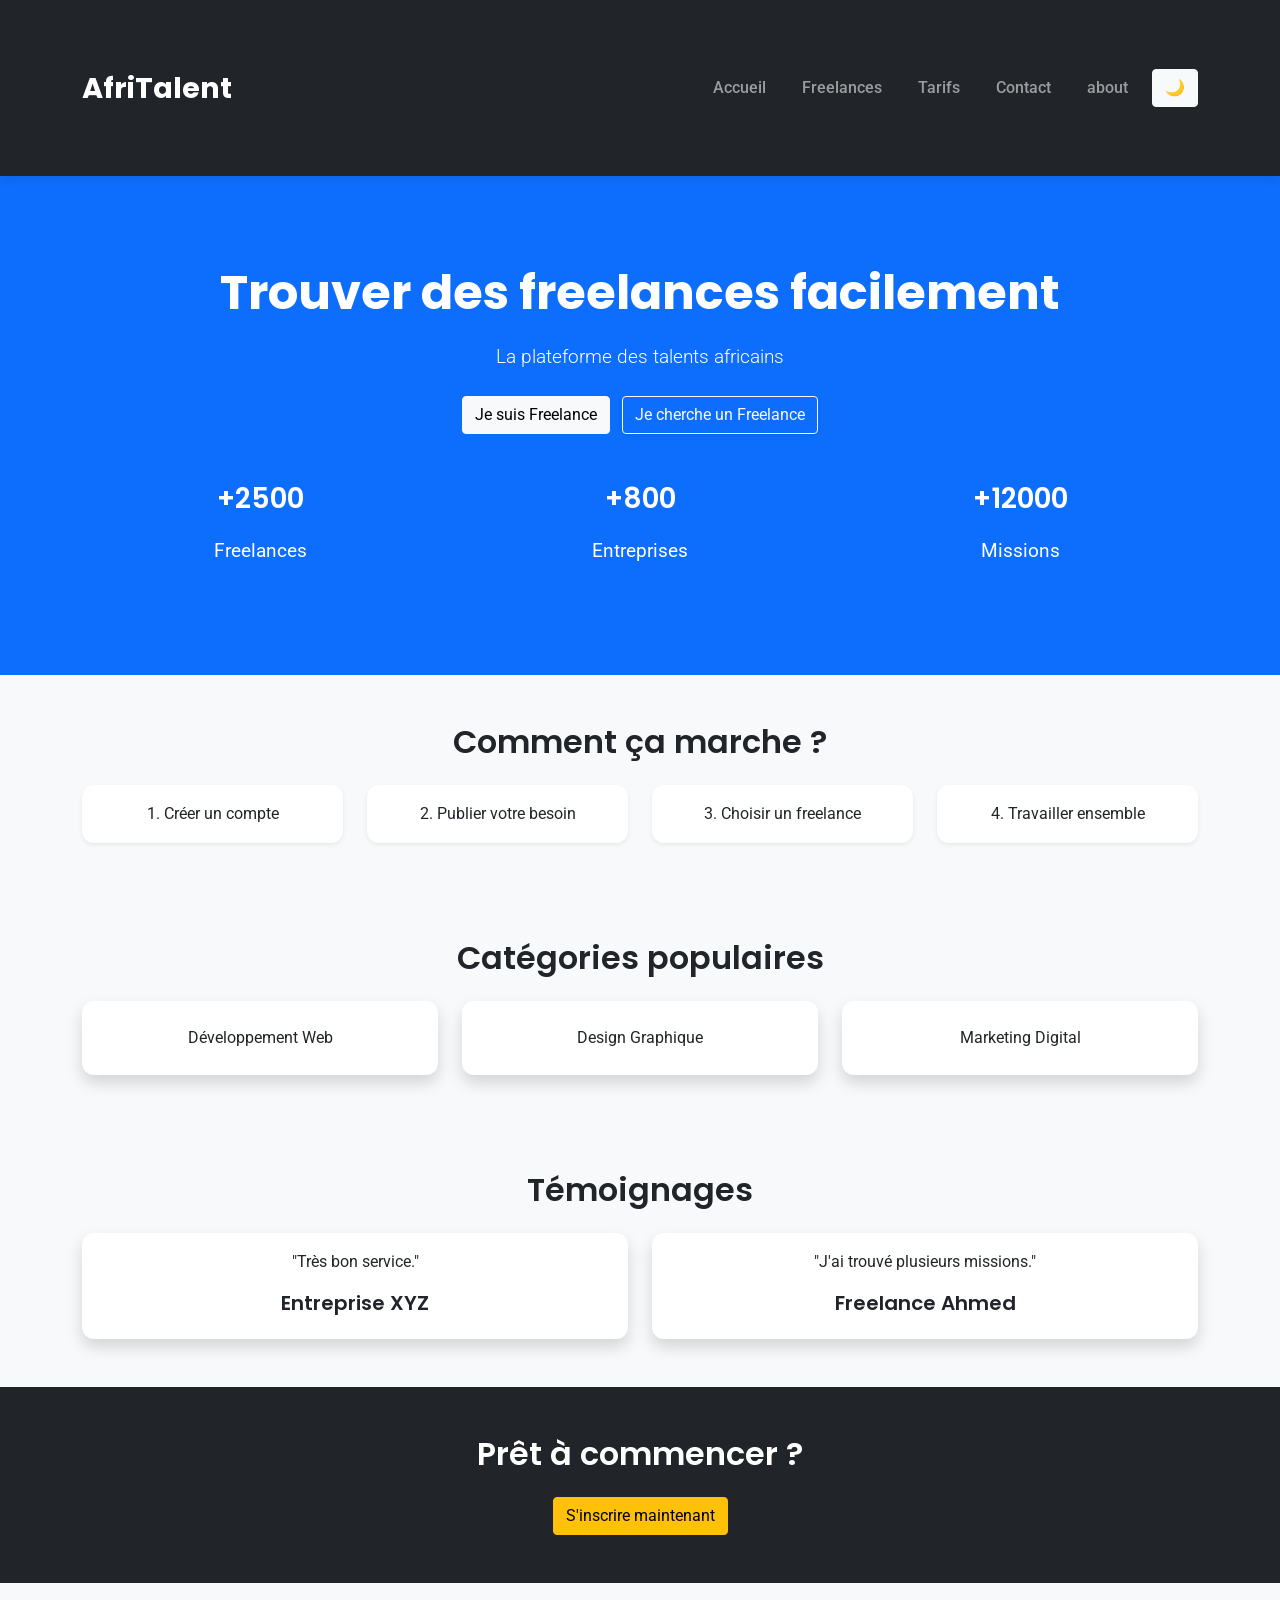
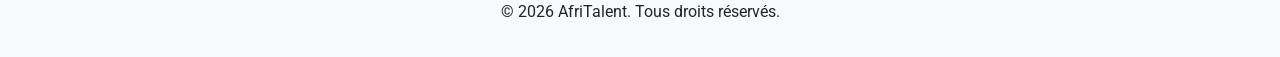
<file: index.html>
<!DOCTYPE html>
<html lang="fr">

<head>
    <meta charset="UTF-8">
    <meta name="viewport" content="width=device-width, initial-scale=1.0">
    <title>AfriTalent - Accueil</title>
    <link rel="stylesheet" href="./css/bootstrap.css">
    <link rel="stylesheet" href="./css/style.css">
</head>

<body>

    <!-- Navbar -->
    <nav class="navbar navbar-expand-lg navbar-dark bg-dark">
        <div class="container">
            <a class="navbar-brand" href="index.html">AfriTalent</a>

            <button class="navbar-toggler" type="button" data-bs-toggle="collapse" data-bs-target="#navbarNav">
                <span class="navbar-toggler-icon"></span>
            </button>

            <div class="collapse navbar-collapse" id="navbarNav">
                <ul class="navbar-nav ms-auto">
                    <li class="nav-item"><a class="nav-link" href="index.html">Accueil</a></li>
                    <li class="nav-item"><a class="nav-link" href="freelances.html">Freelances</a></li>
                    <li class="nav-item"><a class="nav-link" href="tarifs.html">Tarifs</a></li>
                    <li class="nav-item"><a class="nav-link" href="contact.html">Contact</a></li>
                    <li class="nav-item"><a class="nav-link" href="about.html">about</a></li>
                </ul>
                <button id="theme-btn" class="btn btn-light ms-3">
                    🌙
                </button>
            </div>
        </div>
    </nav>

    <!-- Hero -->
    <section class="bg-primary text-white text-center py-5 hero">
        <div class="container">
            <h1 class="display-4">Trouver des freelances facilement</h1>
            <p class="lead">La plateforme des talents africains</p>

            <div class="mt-4">
                <button class="btn btn-light me-2">Je suis Freelance</button>
                <a class="btn btn-outline-light shadow-sm" href="freelances.html">
                    Je cherche un Freelance
                </a>
            </div>

            <!-- Statistiques -->
            <div class="row mt-5">
                <div class="col-md-4">
                    <h3>+2500</h3>
                    <p>Freelances</p>
                </div>

                <div class="col-md-4">
                    <h3>+800</h3>
                    <p>Entreprises</p>
                </div>

                <div class="col-md-4">
                    <h3>+12000</h3>
                    <p>Missions</p>
                </div>
            </div>
        </div>
    </section>

    <!-- Comment ça marche -->
    <section class="container py-5 text-center">
        <h2>Comment ça marche ?</h2>

        <div class="row mt-4">
            <div class="col-md-3">
                <div class="card p-3 shadow-sm">
                    1. Créer un compte
                </div>
            </div>

            <div class="col-md-3">
                <div class="card p-3 shadow-sm">
                    2. Publier votre besoin
                </div>
            </div>

            <div class="col-md-3">
                <div class="card p-3 shadow-sm">
                    3. Choisir un freelance
                </div>
            </div>

            <div class="col-md-3">
                <div class="card p-3 shadow-sm">
                    4. Travailler ensemble
                </div>
            </div>
        </div>
    </section>

    <!-- Catégories -->
    <section class="container py-5 text-center">
        <h2>Catégories populaires</h2>

        <div class="row mt-4">
            <div class="col-md-4">
                <div class="card p-4 shadow">
                    Développement Web
                </div>
            </div>

            <div class="col-md-4">
                <div class="card p-4 shadow">
                    Design Graphique
                </div>
            </div>

            <div class="col-md-4">
                <div class="card p-4 shadow">
                    Marketing Digital
                </div>
            </div>
        </div>
    </section>

    <!-- Témoignages -->
    <section class="container py-5 text-center">
        <h2>Témoignages</h2>

        <div class="row mt-4">
            <div class="col-md-6">
                <div class="card p-3 shadow">
                    <p>"Très bon service."</p>
                    <h5>Entreprise XYZ</h5>
                </div>
            </div>

            <div class="col-md-6">
                <div class="card p-3 shadow">
                    <p>"J'ai trouvé plusieurs missions."</p>
                    <h5>Freelance Ahmed</h5>
                </div>
            </div>
        </div>
    </section>

    <!-- CTA -->
    <section class="bg-dark text-white text-center py-5">
        <h2>Prêt à commencer ?</h2>
        <button class="btn btn-warning mt-3">
            S'inscrire maintenant
        </button>
    </section>


    <!-- Footer -->
    <footer class="bg-light text-center py-3">
        <p>&copy; 2026 AfriTalent. Tous droits réservés.</p>
    </footer>

    <button id="topBtn">↑</button>
    
    <!-- Bootstrap JS -->
    <script src="https://cdn.jsdelivr.net/npm/bootstrap@5.3.3/dist/js/bootstrap.bundle.min.js"></script>
    <script src="./js/main.js"></script>
</body>

</html>
</file>
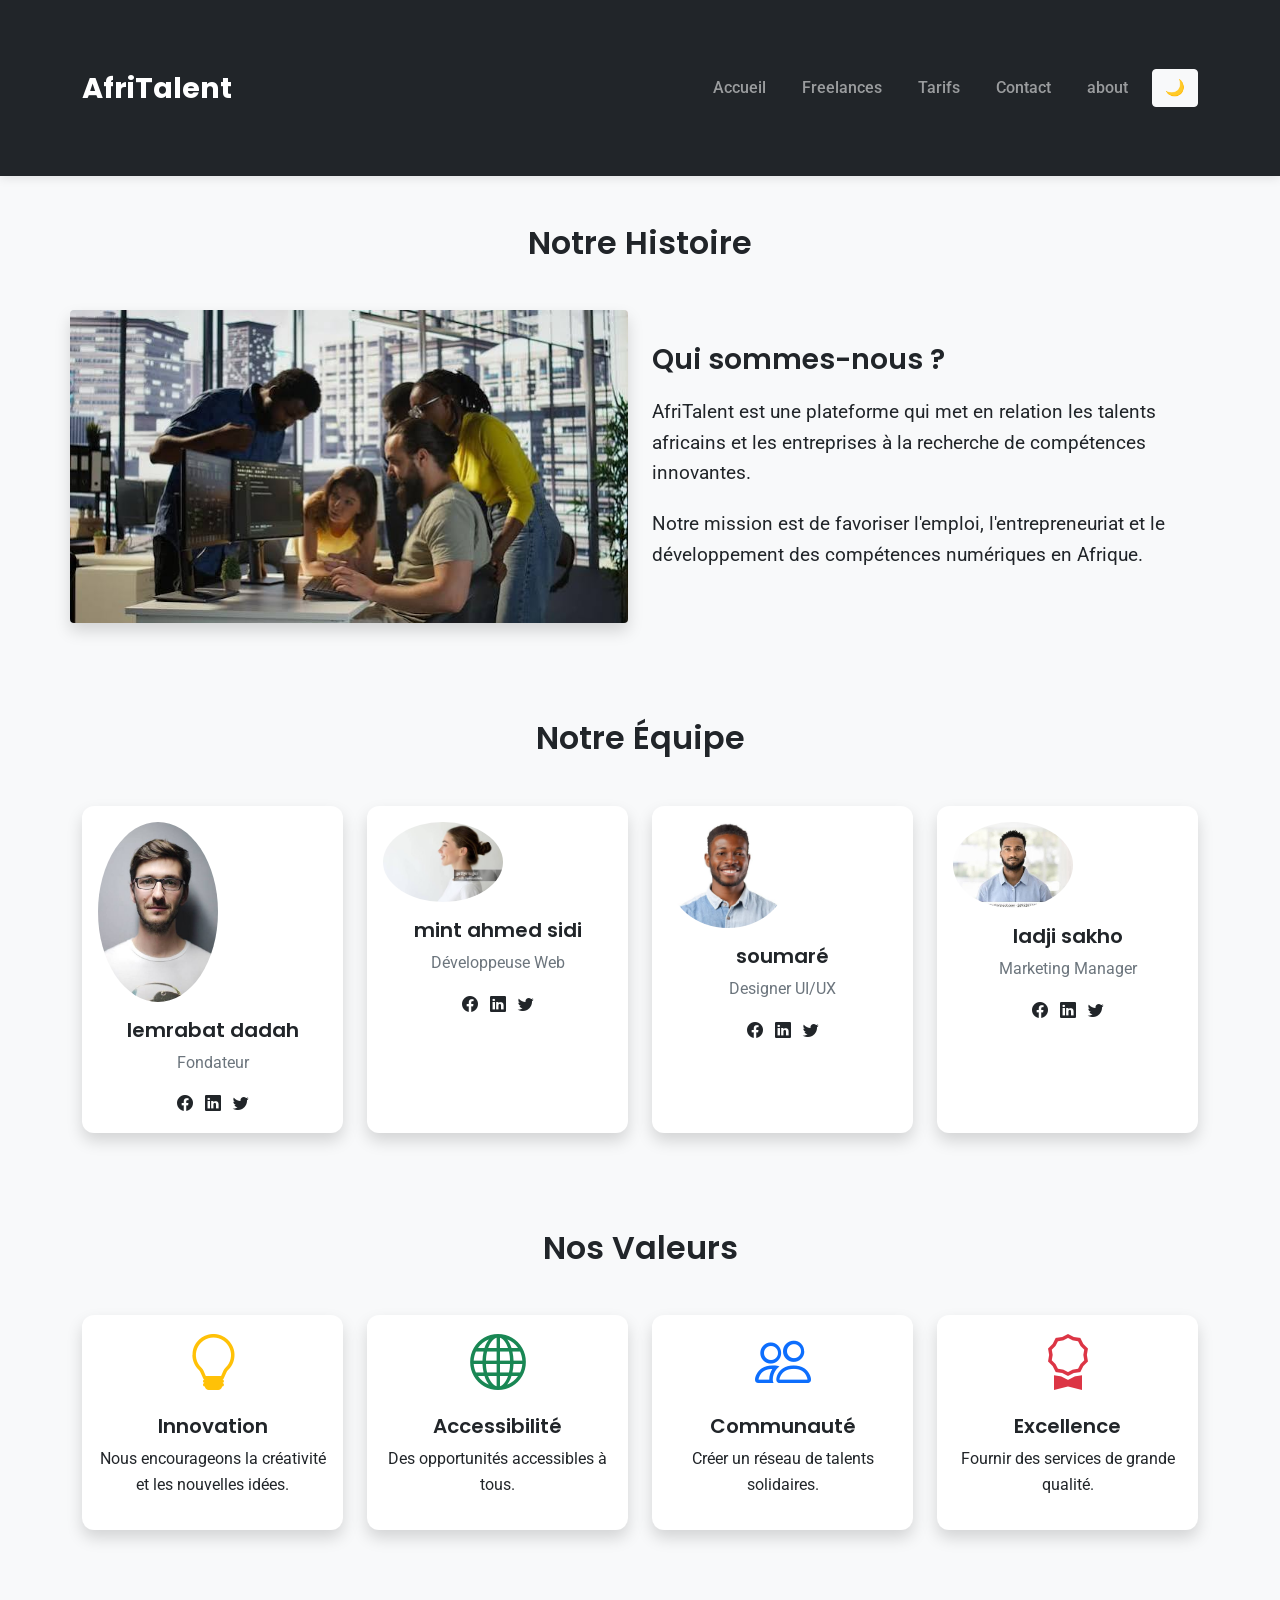
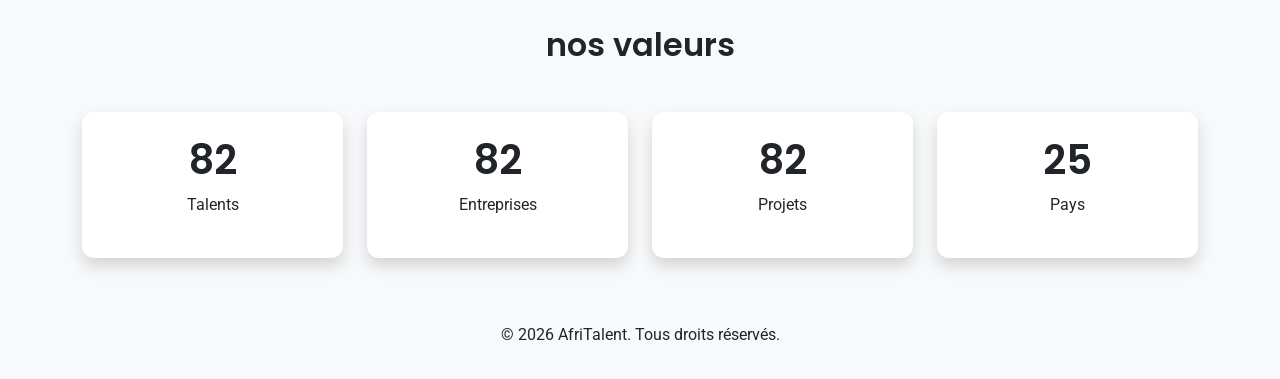
<file: about.html>
<!DOCTYPE html>
<html lang="fr">

<head>
    <meta charset="UTF-8">
    <meta name="viewport" content="width=device-width, initial-scale=1.0">
    <title>À propos - AfriTalent</title>

    <!-- Bootstrap -->
    <link href="css/bootstrap.css" rel="stylesheet">

    <!-- Bootstrap Icons -->
    <link rel="stylesheet" href="https://cdn.jsdelivr.net/npm/bootstrap-icons@1.11.3/font/bootstrap-icons.min.css">

    <link rel="stylesheet" href="./css/style.css">
</head>

<body>
    <nav class="navbar navbar-expand-lg navbar-dark bg-dark">
        <div class="container">
            <a class="navbar-brand" href="index.html">AfriTalent</a>

            <button class="navbar-toggler" type="button" data-bs-toggle="collapse" data-bs-target="#navbarNav">
                <span class="navbar-toggler-icon"></span>
            </button>

            <div class="collapse navbar-collapse" id="navbarNav">
                <ul class="navbar-nav ms-auto">
                    <li class="nav-item"><a class="nav-link" href="index.html">Accueil</a></li>
                    <li class="nav-item"><a class="nav-link" href="freelances.html">Freelances</a></li>
                    <li class="nav-item"><a class="nav-link" href="tarifs.html">Tarifs</a></li>
                    <li class="nav-item"><a class="nav-link" href="contact.html">Contact</a></li>
                    <li class="nav-item"><a class="nav-link" href="about.html">about</a></li>
                </ul>
                <button id="theme-btn" class="btn btn-light ms-3">
                    🌙
                </button>
            </div>
        </div>
    </nav>
    <!-- SECTION NOTRE HISTOIRE -->
    <section class="container py-5 hero">
        <h2 class="text-center mb-5">Notre Histoire</h2>

        <div class="row align-items-center">
            <div class="col-md-6">
                <img src="./images/notrehistoire.jfif" class="img-fluid rounded shadow" alt="Notre histoire">
            </div>

            <div class="col-md-6">
                <h3>Qui sommes-nous ?</h3>

                <p>
                    AfriTalent est une plateforme qui met en relation les talents africains
                    et les entreprises à la recherche de compétences innovantes.
                </p>

                <p>
                    Notre mission est de favoriser l'emploi, l'entrepreneuriat et le
                    développement des compétences numériques en Afrique.
                </p>
            </div>
        </div>
    </section>

    <!-- SECTION EQUIPE -->
    <section class="container py-5 bg-light">
        <h2 class="text-center mb-5">Notre Équipe</h2>

        <div class="row g-4">

            <div class="col-md-3">
                <div class="card text-center h-100 shadow">
                    <div class="card-body">
                        <img src="./images/lembrabat.jfif" class="rounded-circle mb-3" width="120" alt="lemrabat dadah">

                        <h5>lemrabat dadah</h5>
                        <p class="text-muted">Fondateur</p>

                        <i class="bi bi-facebook me-2"></i>
                        <i class="bi bi-linkedin me-2"></i>
                        <i class="bi bi-twitter"></i>
                    </div>
                </div>
            </div>

            <div class="col-md-3">
                <div class="card text-center h-100 shadow">
                    <div class="card-body">
                        <img src="./images/mint.jfif" class="rounded-circle mb-3" width="120" alt="mint ahmed sidi">

                        <h5>mint ahmed sidi</h5>
                        <p class="text-muted">Développeuse Web</p>

                        <i class="bi bi-facebook me-2"></i>
                        <i class="bi bi-linkedin me-2"></i>
                        <i class="bi bi-twitter"></i>
                    </div>
                </div>
            </div>

            <div class="col-md-3">
                <div class="card text-center h-100 shadow">
                    <div class="card-body">
                        <img src="./images/soumare.jfif" class="rounded-circle mb-3" width="120" alt="Soumaré">

                        <h5>soumaré</h5>
                        <p class="text-muted">Designer UI/UX</p>

                        <i class="bi bi-facebook me-2"></i>
                        <i class="bi bi-linkedin me-2"></i>
                        <i class="bi bi-twitter"></i>
                    </div>
                </div>
            </div>

            <div class="col-md-3">
                <div class="card text-center h-100 shadow">
                    <div class="card-body">
                        <img src="./images/ladji.jfif" class="rounded-circle mb-3" width="120" alt="Ladji Sakho">

                        <h5>ladji sakho</h5>
                        <p class="text-muted">Marketing Manager</p>

                        <i class="bi bi-facebook me-2"></i>
                        <i class="bi bi-linkedin me-2"></i>
                        <i class="bi bi-twitter"></i>
                    </div>
                </div>
            </div>

        </div>
    </section>

    <!-- SECTION VALEURS -->
    <section class="container py-5">
        <h2 class="text-center mb-5">Nos Valeurs</h2>

        <div class="row g-4">

            <div class="col-md-3">
                <div class="card text-center shadow h-100">
                    <div class="card-body">
                        <i class="bi bi-lightbulb display-4 text-warning"></i>
                        <h5 class="mt-3">Innovation</h5>
                        <p>Nous encourageons la créativité et les nouvelles idées.</p>
                    </div>
                </div>
            </div>

            <div class="col-md-3">
                <div class="card text-center shadow h-100">
                    <div class="card-body">
                        <i class="bi bi-globe display-4 text-success"></i>
                        <h5 class="mt-3">Accessibilité</h5>
                        <p>Des opportunités accessibles à tous.</p>
                    </div>
                </div>
            </div>

            <div class="col-md-3">
                <div class="card text-center shadow h-100">
                    <div class="card-body">
                        <i class="bi bi-people display-4 text-primary"></i>
                        <h5 class="mt-3">Communauté</h5>
                        <p>Créer un réseau de talents solidaires.</p>
                    </div>
                </div>
            </div>

            <div class="col-md-3">
                <div class="card text-center shadow h-100">
                    <div class="card-body">
                        <i class="bi bi-award display-4 text-danger"></i>
                        <h5 class="mt-3">Excellence</h5>
                        <p>Fournir des services de grande qualité.</p>
                    </div>
                </div>
            </div>

        </div>
    </section>

    <!-- SECTION CHIFFRES CLES -->
    <section class="container py-5 bg-light">
        <h2 class="text-center mb-5">nos valeurs</h2>

        <div class="row g-4">

            <div class="col-md-3">
                <div class="card text-center shadow p-4">
                    <h1 id="c1">0</h1>
                    <p>Talents</p>
                </div>
            </div>

            <div class="col-md-3">
                <div class="card text-center shadow p-4">
                    <h1 id="c2">0</h1>
                    <p>Entreprises</p>
                </div>
            </div>

            <div class="col-md-3">
                <div class="card text-center shadow p-4">
                    <h1 id="c3">0</h1>
                    <p>Projets</p>
                </div>
            </div>

            <div class="col-md-3">
                <div class="card text-center shadow p-4">
                    <h1 id="c4">0</h1>
                    <p>Pays</p>
                </div>
            </div>

        </div>
    </section>

    <footer class="bg-light text-center py-3">
        <p>&copy; 2026 AfriTalent. Tous droits réservés.</p>
    </footer>
    <button id="topBtn">↑</button>

    <script>
        function compteur(id, fin) {
            let n = 0;
            let interval = setInterval(() => {
                n++;
                document.getElementById(id).innerText = n;

                if (n >= fin) {
                    clearInterval(interval);
                }
            }, 20);
        }

        compteur("c1", 500);
        compteur("c2", 120);
        compteur("c3", 1000);
        compteur("c4", 25);
    </script>
    <script src="https://cdn.jsdelivr.net/npm/bootstrap@5.3.3/dist/js/bootstrap.bundle.min.js"></script>
    <script src="./js/main.js"></script>
</body>

</html>
</file>
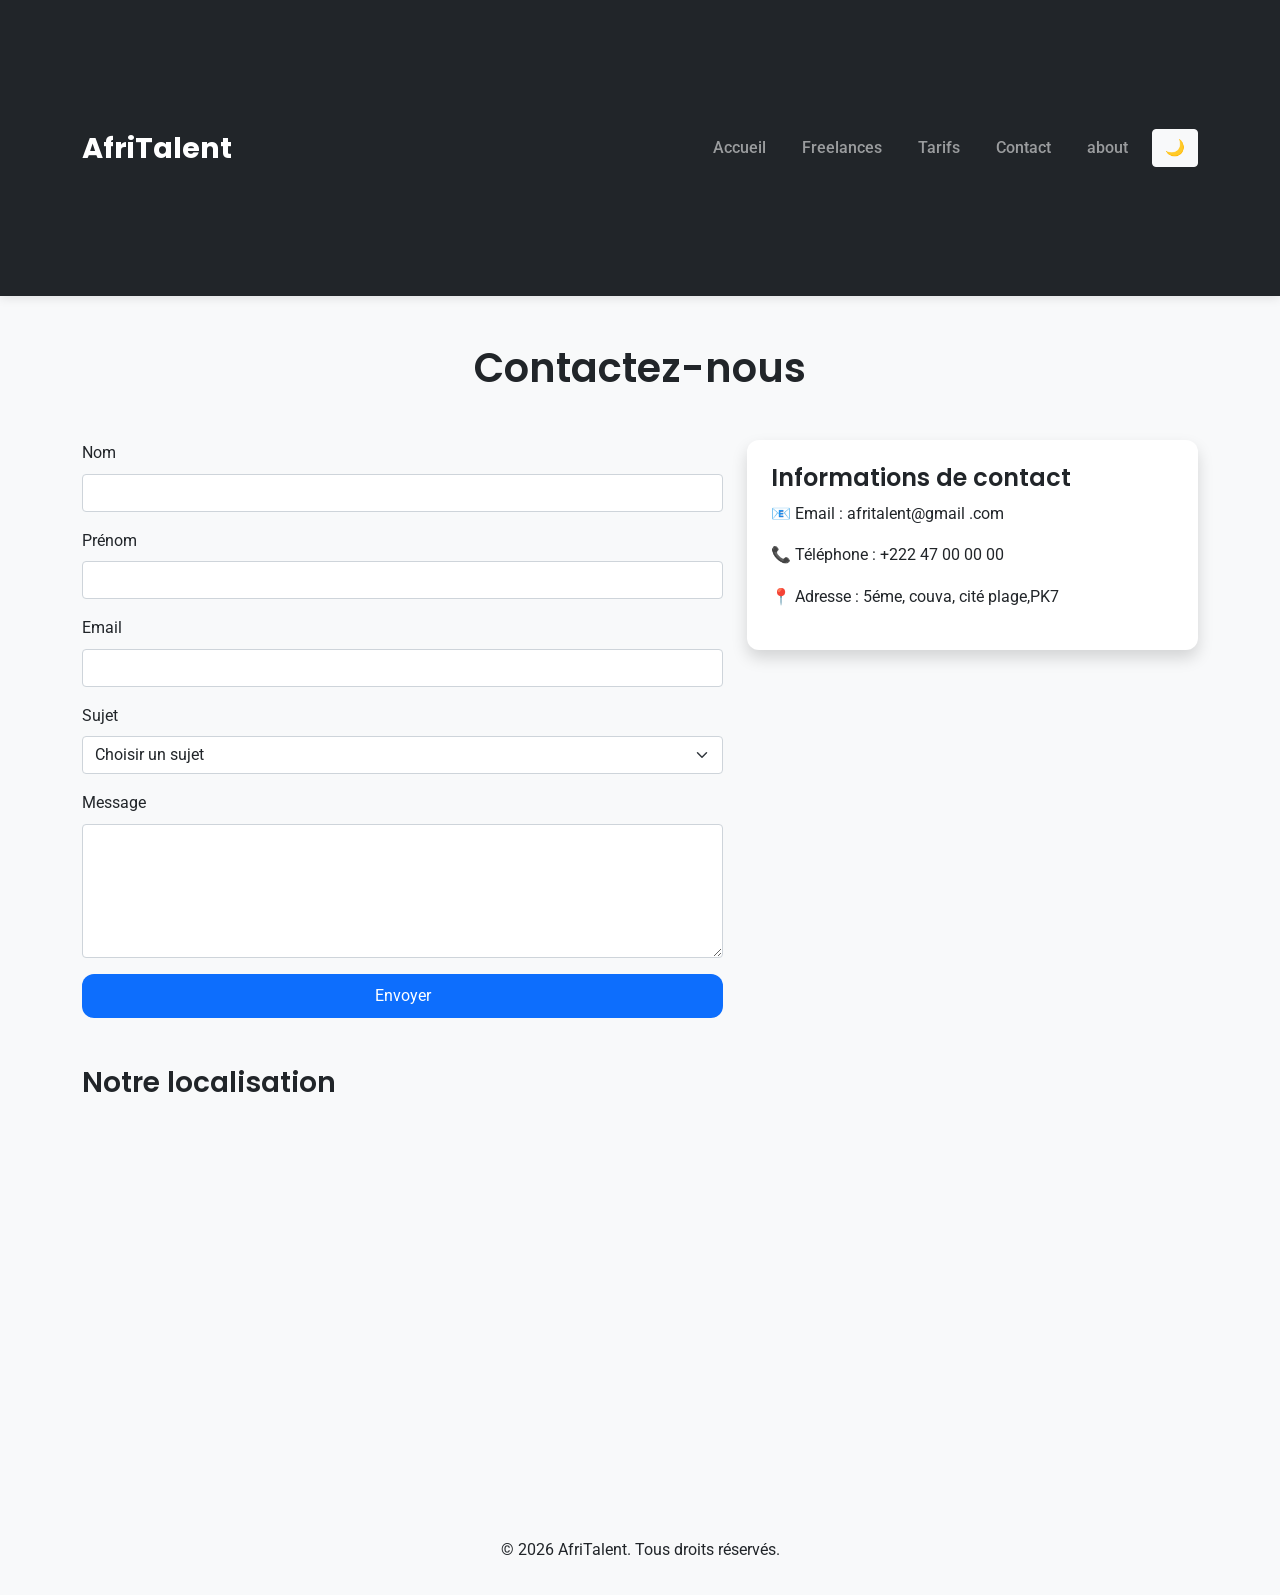
<file: contact.html>
<!DOCTYPE html>
<html lang="fr">

<head>
    <meta charset="UTF-8">
    <meta name="viewport" content="width=device-width, initial-scale=1.0">
    <title>Contact - AfriTalent</title>

    <!-- Bootstrap -->
    <link rel="stylesheet" href="./css/bootstrap.css">
    <link rel="stylesheet" href="./css/style.css">

    <style>
        .error {
            color: red;
            font-size: 14px;
        }

        .success-message {
            display: none;
        }
    </style>
</head>

<body>
    <nav class="navbar navbar-expand-lg navbar-dark bg-dark hero">
        <div class="container">
            <a class="navbar-brand" href="index.html">AfriTalent</a>

            <button class="navbar-toggler" type="button" data-bs-toggle="collapse" data-bs-target="#navbarNav">
                <span class="navbar-toggler-icon"></span>
            </button>

            <div class="collapse navbar-collapse" id="navbarNav">
                <ul class="navbar-nav ms-auto">
                    <li class="nav-item"><a class="nav-link" href="index.html">Accueil</a></li>
                    <li class="nav-item"><a class="nav-link" href="freelances.html">Freelances</a></li>
                    <li class="nav-item"><a class="nav-link" href="tarifs.html">Tarifs</a></li>
                    <li class="nav-item"><a class="nav-link" href="contact.html">Contact</a></li>
                    <li class="nav-item"><a class="nav-link" href="about.html">about</a></li>
                </ul>
                <button id="theme-btn" class="btn btn-light ms-3">
                    🌙
                </button>
            </div>
        </div>
    </nav>
    <div class="container py-5">

        <h1 class="text-center mb-5">Contactez-nous</h1>

        <div class="row">

            <!-- Formulaire -->
            <div class="col-md-7">

                <form id="contactForm">

                    <div class="mb-3">
                        <label class="form-label">Nom</label>
                        <input type="text" id="nom" class="form-control">
                        <small class="error" id="nomError"></small>
                    </div>

                    <div class="mb-3">
                        <label class="form-label">Prénom</label>
                        <input type="text" id="prenom" class="form-control">
                        <small class="error" id="prenomError"></small>
                    </div>

                    <div class="mb-3">
                        <label class="form-label">Email</label>
                        <input type="email" id="email" class="form-control">
                        <small class="error" id="emailError"></small>
                    </div>

                    <div class="mb-3">
                        <label class="form-label">Sujet</label>
                        <select id="sujet" class="form-select">
                            <option value="">Choisir un sujet</option>
                            <option>Recrutement</option>
                            <option>Formation</option>
                            <option>Partenariat</option>
                            <option>Autre</option>
                        </select>
                        <small class="error" id="sujetError"></small>
                    </div>

                    <div class="mb-3">
                        <label class="form-label">Message</label>
                        <textarea id="message" rows="5" class="form-control"></textarea>
                        <small class="error" id="messageError"></small>
                    </div>

                    <button class="btn btn-primary w-100">
                        Envoyer
                    </button>

                </form>

                <div id="success" class="alert alert-success mt-3 success-message">
                    ✅ Votre message a été envoyé avec succès !
                </div>

            </div>

            <!-- Informations -->
            <div class="col-md-5">

                <div class="card shadow p-4">

                    <h4>Informations de contact</h4>

                    <p>
                        📧 Email : afritalent@gmail .com
                    </p>

                    <p>
                        📞 Téléphone : +222 47 00 00 00
                    </p>

                    <p>
                        📍 Adresse : 5éme, couva, cité plage,PK7
                    </p>

                </div>

            </div>

        </div>

        <!-- Google Maps -->
        <div class="mt-5">

            <h3 class="mb-3">Notre localisation</h3>

            <iframe src="https://www.google.com/maps/embed?pb=!1m18!1m12!1m3!1d31704.45094526315!2d-4.034152!3d5.336389"
                width="100%" height="350" style="border:0;" allowfullscreen="" loading="lazy">
            </iframe>

        </div>

    </div>

    <footer class="bg-light text-center py-3">
        <p>&copy; 2026 AfriTalent. Tous droits réservés.</p>
    </footer>
    <button id="topBtn">↑</button>
    <script>

        const form = document.getElementById("contactForm");

        form.addEventListener("submit", function (e) {

            e.preventDefault();

            document.querySelectorAll(".error")
                .forEach(el => el.innerHTML = "");
            let valide = true;

            const nom = document.getElementById("nom");
            const prenom = document.getElementById("prenom");
            const email = document.getElementById("email");
            const sujet = document.getElementById("sujet");
            const message = document.getElementById("message");

            const emailRegex =
                /^[^\s@]+@[^\s@]+\.[^\s@]+$/;

            if (nom.value.trim() === "") {
                document.getElementById("nomError")
                    .innerHTML = "Le nom est obligatoire.";
                nom.classList.add("is-invalid");
                valide = false;
            } else {
                nom.classList.remove("is-invalid");
                nom.classList.add("is-valid");
            }

            if (prenom.value.trim() === "") {
                document.getElementById("prenomError")
                    .innerHTML = "Le prénom est obligatoire.";
                prenom.classList.add("is-invalid");
                valide = false;
            } else {
                prenom.classList.remove("is-invalid");
                prenom.classList.add("is-valid");
            }

            if (!emailRegex.test(email.value)) {
                document.getElementById("emailError")
                    .innerHTML = "Email invalide.";
                email.classList.add("is-invalid");
                valide = false;
            } else {
                email.classList.remove("is-invalid");
                email.classList.add("is-valid");
            }

            if (sujet.value === "") {
                document.getElementById("sujetError")
                    .innerHTML = "Veuillez choisir un sujet.";
                sujet.classList.add("is-invalid");
                valide = false;
            } else {
                sujet.classList.remove("is-invalid");
                sujet.classList.add("is-valid");
            }

            if (message.value.trim().length < 20) {
                document.getElementById("messageError")
                    .innerHTML =
                    "Le message doit contenir au moins 20 caractères.";
                message.classList.add("is-invalid");
                valide = false;
            } else {
                message.classList.remove("is-invalid");
                message.classList.add("is-valid");
            }

            if (valide) {
                document.getElementById("success")
                    .style.display = "block";

                form.reset();

                document.querySelectorAll(".form-control, .form-select")
                    .forEach(el => {
                        el.classList.remove("is-valid");
                    });
            }

        });

    </script>

    <script src="./js/main.js"></script>
</body>

</html>
</file>
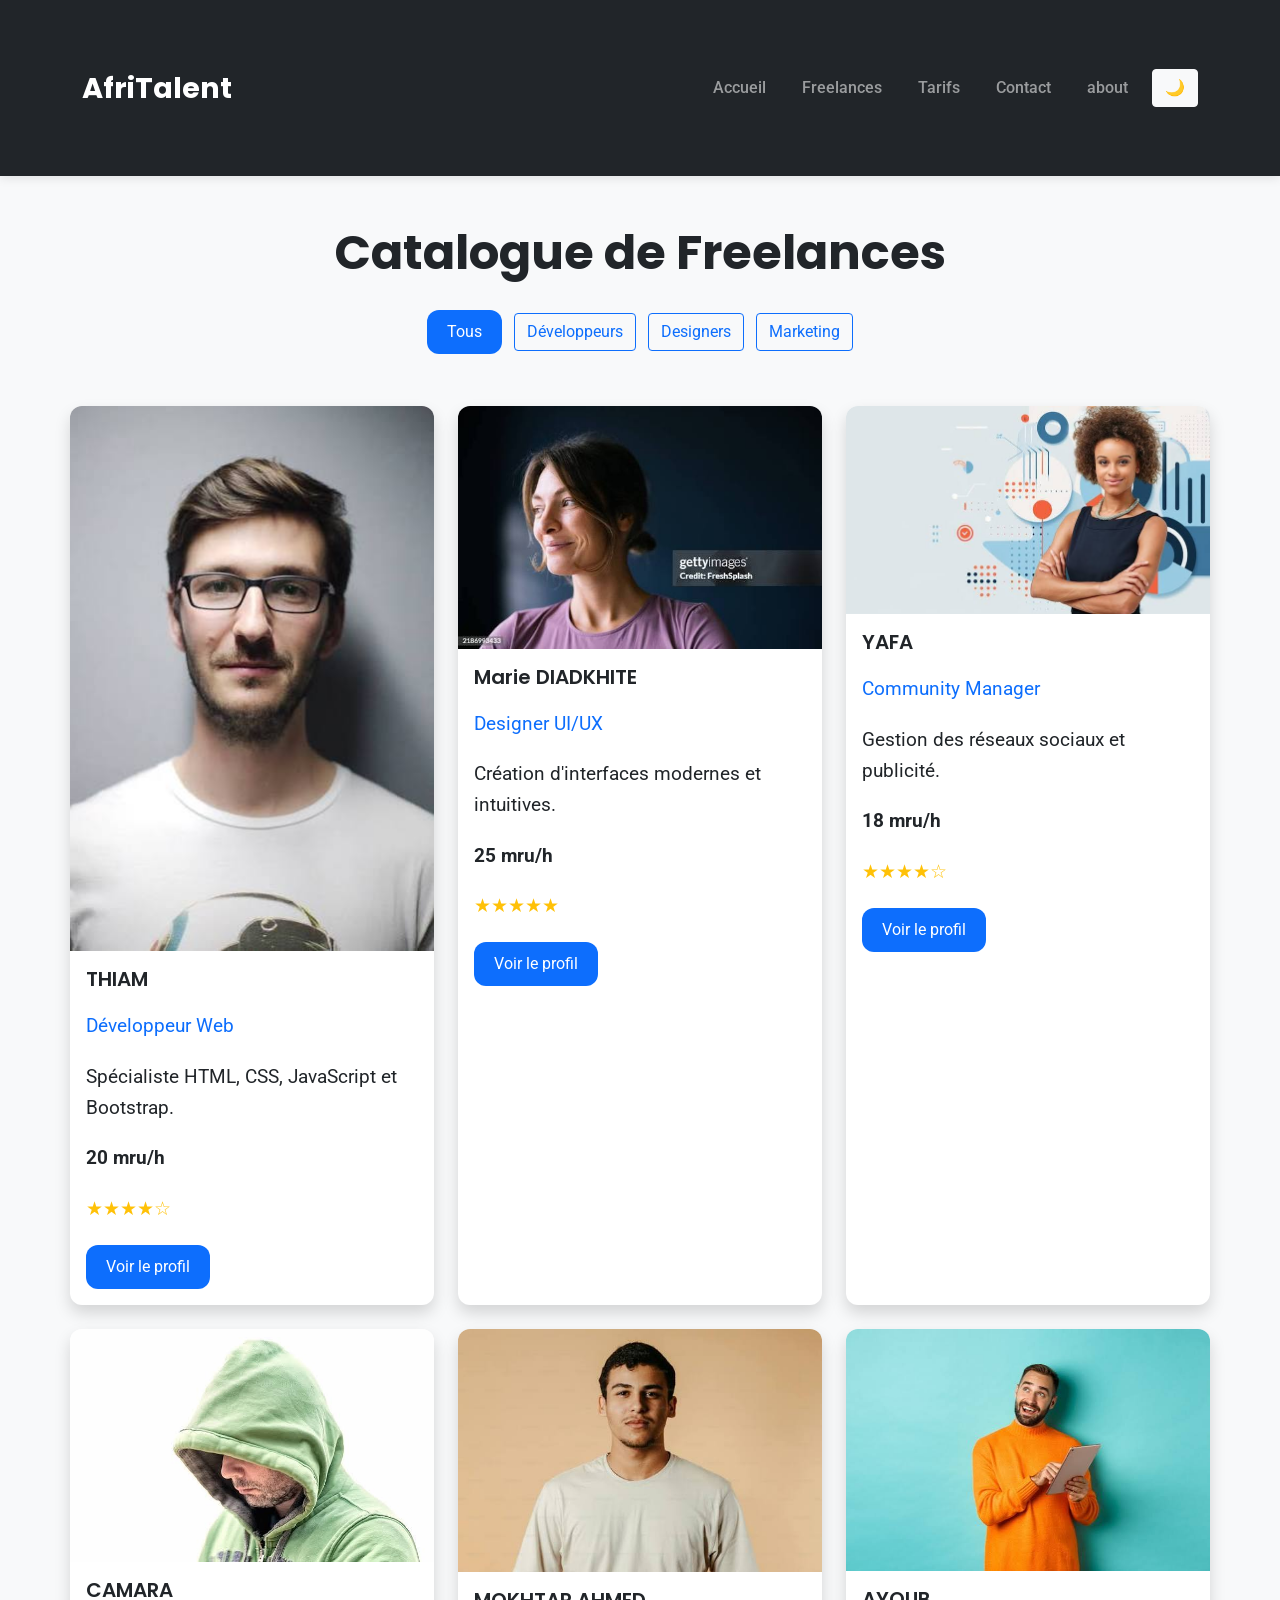
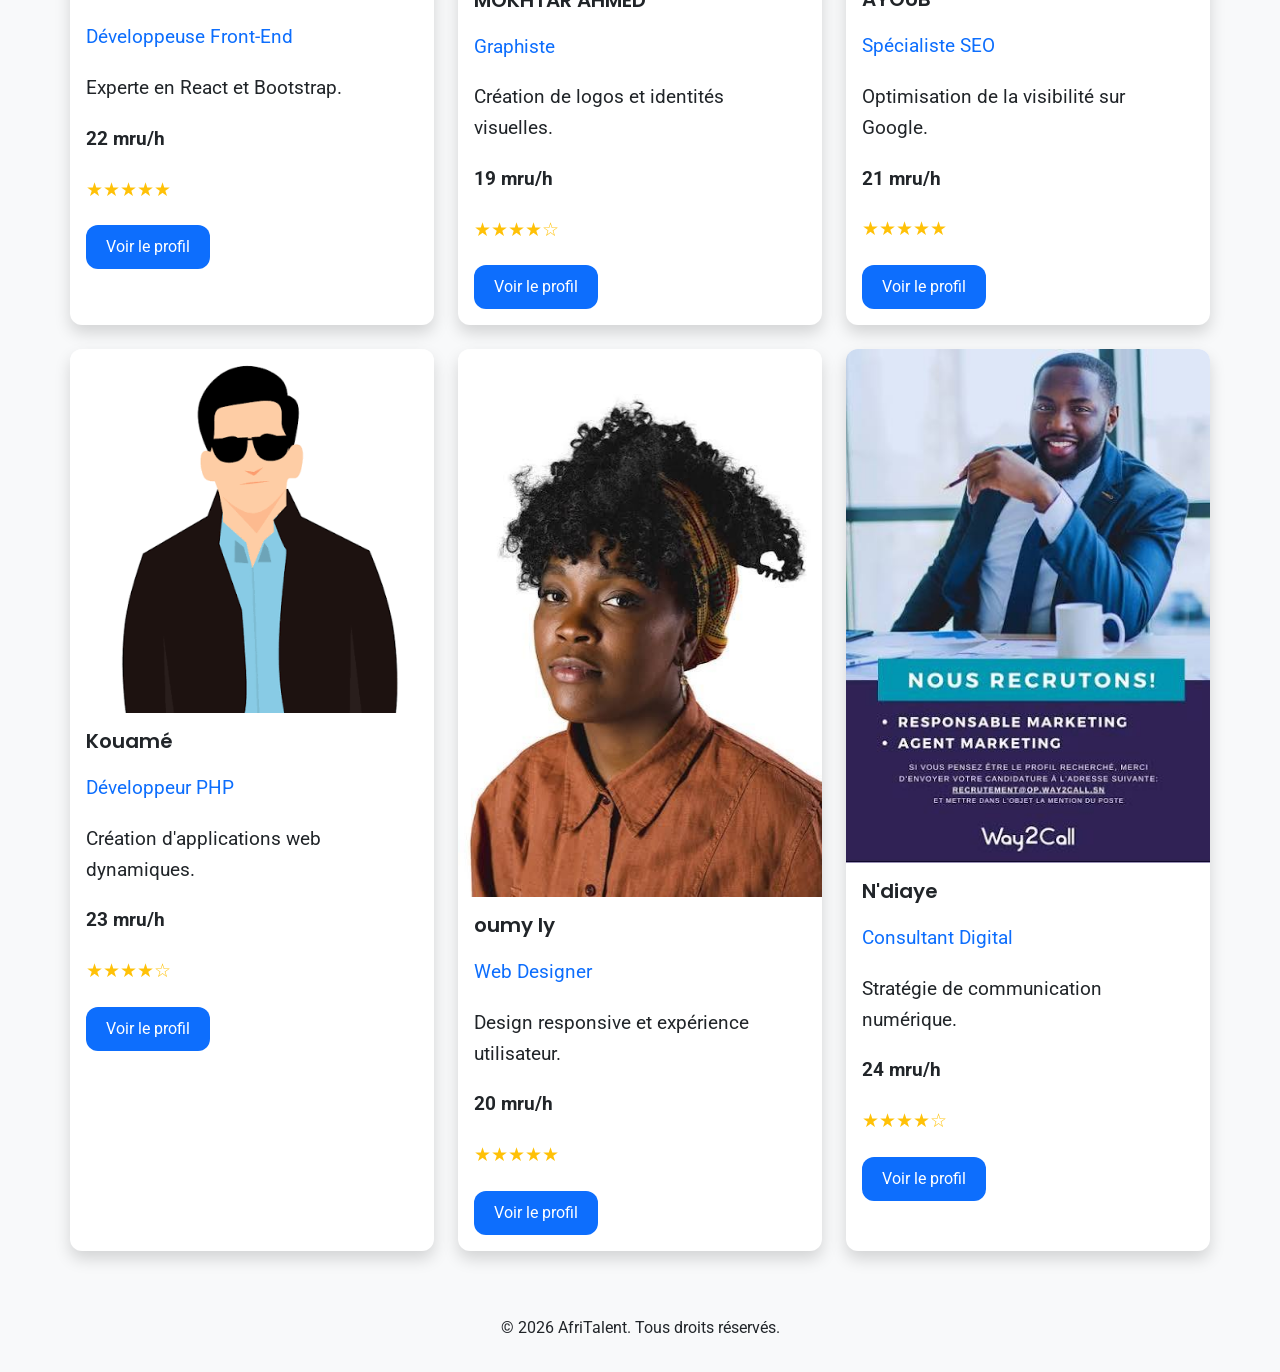
<file: freelances.html>
<!DOCTYPE html>
<html lang="fr">

<head>
    <meta charset="UTF-8">
    <meta name="viewport" content="width=device-width, initial-scale=1">
    <title>Catalogue de Freelances</title>

    <!-- Bootstrap -->
    <link href="css/bootstrap.css" rel="stylesheet">

    <!-- Bootstrap Icons -->
    <link rel="stylesheet" href="https://cdn.jsdelivr.net/npm/bootstrap-icons@1.11.3/font/bootstrap-icons.min.css">

    <link rel="stylesheet" href="./css/style.css">
</head>

<body>
    <nav class="navbar navbar-expand-lg navbar-dark bg-dark">
        <div class="container">
            <a class="navbar-brand" href="index.html">AfriTalent</a>

            <button class="navbar-toggler" type="button" data-bs-toggle="collapse" data-bs-target="#navbarNav">
                <span class="navbar-toggler-icon"></span>
            </button>

            <div class="collapse navbar-collapse" id="navbarNav">
                <ul class="navbar-nav ms-auto">
                    <li class="nav-item"><a class="nav-link" href="index.html">Accueil</a></li>
                    <li class="nav-item"><a class="nav-link" href="freelances.html">Freelances</a></li>
                    <li class="nav-item"><a class="nav-link" href="tarifs.html">Tarifs</a></li>
                    <li class="nav-item"><a class="nav-link" href="contact.html">Contact</a></li>
                    <li class="nav-item"><a class="nav-link" href="about.html">about</a></li>
                </ul>
                <button id="theme-btn" class="btn btn-light ms-3">
                    🌙
                </button>
            </div>
        </div>
    </nav>

    <div class="container py-5 hero">

        <h1 class="text-center mb-4">Catalogue de Freelances</h1>

        <!-- Barre de filtres -->
        <div class="text-center mb-5">
            <button class="btn btn-primary m-1 filter-btn" data-filter="all">Tous</button>
            <button class="btn btn-outline-primary m-1 filter-btn" data-filter="dev">Développeurs</button>
            <button class="btn btn-outline-primary m-1 filter-btn" data-filter="design">Designers</button>
            <button class="btn btn-outline-primary m-1 filter-btn" data-filter="marketing">Marketing</button>
        </div>

        <!-- Grille des profils -->
        <div class="row g-4">

            <!-- Profil 1 -->
            <div class="col-lg-4 col-md-6 col-12 profile dev">
                <div class="card h-100 shadow">
                    <img src="./images/thiam.jfif" class="card-img-top" alt="Thiam">
                    <div class="card-body">
                        <h5 class="card-title">THIAM</h5>
                        <p class="text-primary">Développeur Web</p>
                        <p>Spécialiste HTML, CSS, JavaScript et Bootstrap.</p>
                        <p><strong>20 mru/h</strong></p>
                        <p class="text-warning">
                            ★★★★☆
                        </p>
                        <a href="#" class="btn btn-primary">Voir le profil</a>
                    </div>
                </div>
            </div>

            <!-- Profil 2 -->
            <div class="col-lg-4 col-md-6 col-12 profile design">
                <div class="card h-100 shadow">
                    <img src="./images/marie.jfif" class="card-img-top" alt="Marie Diakité">
                    <div class="card-body">
                        <h5 class="card-title">Marie DIADKHITE</h5>
                        <p class="text-primary">Designer UI/UX</p>
                        <p>Création d'interfaces modernes et intuitives.</p>
                        <p><strong>25 mru/h</strong></p>
                        <p class="text-warning">★★★★★</p>
                        <a href="#" class="btn btn-primary">Voir le profil</a>
                    </div>
                </div>
            </div>

            <!-- Profil 3 -->
            <div class="col-lg-4 col-md-6 col-12 profile marketing">
                <div class="card h-100 shadow">
                    <img src="./images/yafa.jfif" class="card-img-top" alt="Yafa">
                    <div class="card-body">
                        <h5 class="card-title">YAFA</h5>
                        <p class="text-primary">Community Manager</p>
                        <p>Gestion des réseaux sociaux et publicité.</p>
                        <p><strong>18 mru/h</strong></p>
                        <p class="text-warning">★★★★☆</p>
                        <a href="#" class="btn btn-primary">Voir le profil</a>
                    </div>
                </div>
            </div>

            <!-- Profil 4 -->
            <div class="col-lg-4 col-md-6 col-12 profile dev">
                <div class="card h-100 shadow">
                    <img src="./images/camara.jfif" class="card-img-top" alt="Camara">
                    <div class="card-body">
                        <h5 class="card-title">CAMARA</h5>
                        <p class="text-primary">Développeuse Front-End</p>
                        <p>Experte en React et Bootstrap.</p>
                        <p><strong>22 mru/h</strong></p>
                        <p class="text-warning">★★★★★</p>
                        <a href="#" class="btn btn-primary">Voir le profil</a>
                    </div>
                </div>
            </div>

            <!-- Profil 5 -->
            <div class="col-lg-4 col-md-6 col-12 profile design">
                <div class="card h-100 shadow">
                    <img src="./images/moktar.jfif" class="card-img-top" alt="MOKHTAR AHMED">
                    <div class="card-body">
                        <h5 class="card-title">MOKHTAR AHMED</h5>
                        <p class="text-primary">Graphiste</p>
                        <p>Création de logos et identités visuelles.</p>
                        <p><strong>19 mru/h</strong></p>
                        <p class="text-warning">★★★★☆</p>
                        <a href="#" class="btn btn-primary">Voir le profil</a>
                    </div>
                </div>
            </div>

            <!-- Profil 6 -->
            <div class="col-lg-4 col-md-6 col-12 profile marketing">
                <div class="card h-100 shadow">
                    <img src="./images/ayoub.jfif" class="card-img-top" alt="Ayoub">
                    <div class="card-body">
                        <h5 class="card-title">AYOUB</h5>
                        <p class="text-primary">Spécialiste SEO</p>
                        <p>Optimisation de la visibilité sur Google.</p>
                        <p><strong>21 mru/h</strong></p>
                        <p class="text-warning">★★★★★</p>
                        <a href="#" class="btn btn-primary">Voir le profil</a>
                    </div>
                </div>
            </div>

            <!-- Profil 7 -->
            <div class="col-lg-4 col-md-6 col-12 profile dev">
                <div class="card h-100 shadow">
                    <img src="./images/kouame.png" class="card-img-top" alt="Kouamé">
                    <div class="card-body">
                        <h5 class="card-title"> Kouamé</h5>
                        <p class="text-primary">Développeur PHP</p>
                        <p>Création d'applications web dynamiques.</p>
                        <p><strong>23 mru/h</strong></p>
                        <p class="text-warning">★★★★☆</p>
                        <a href="#" class="btn btn-primary">Voir le profil</a>
                    </div>
                </div>
            </div>

            <!-- Profil 8 -->
            <div class="col-lg-4 col-md-6 col-12 profile design">
                <div class="card h-100 shadow">
                    <img src="./images/oumy.jfif" class="card-img-top" alt="Oumy Ly">
                    <div class="card-body">
                        <h5 class="card-title">oumy ly</h5>
                        <p class="text-primary">Web Designer</p>
                        <p>Design responsive et expérience utilisateur.</p>
                        <p><strong>20 mru/h</strong></p>
                        <p class="text-warning">★★★★★</p>
                        <a href="#" class="btn btn-primary">Voir le profil</a>
                    </div>
                </div>
            </div>

            <!-- Profil 9 -->
            <div class="col-lg-4 col-md-6 col-12 profile marketing">
                <div class="card h-100 shadow">
                    <img src="./images/ndiaye.jfif" class="card-img-top" alt="N'diaye">
                    <div class="card-body">
                        <h5 class="card-title">N'diaye</h5>
                        <p class="text-primary">Consultant Digital</p>
                        <p>Stratégie de communication numérique.</p>
                        <p><strong>24 mru/h</strong></p>
                        <p class="text-warning">★★★★☆</p>
                        <a href="#" class="btn btn-primary">Voir le profil</a>
                    </div>
                </div>
            </div>

        </div>
    </div>

    <footer class="bg-light text-center py-3">
        <p>&copy; 2026 AfriTalent. Tous droits réservés.</p>
    </footer>
    <button id="topBtn">↑</button>

    <script>
        const buttons = document.querySelectorAll('.filter-btn');
        const profiles = document.querySelectorAll('.profile');

        buttons.forEach(btn => {
            btn.addEventListener('click', () => {
                const filter = btn.dataset.filter;

                profiles.forEach(profile => {
                    if (filter === 'all' || profile.classList.contains(filter)) {
                        profile.style.display = "block";
                    } else {
                        profile.style.display = "none";
                    }
                });
            });
        });
    </script>
    <script src="https://cdn.jsdelivr.net/npm/bootstrap@5.3.3/dist/js/bootstrap.bundle.min.js"></script>
    <script src="./js/main.js"></script>

</body>

</html>
</file>
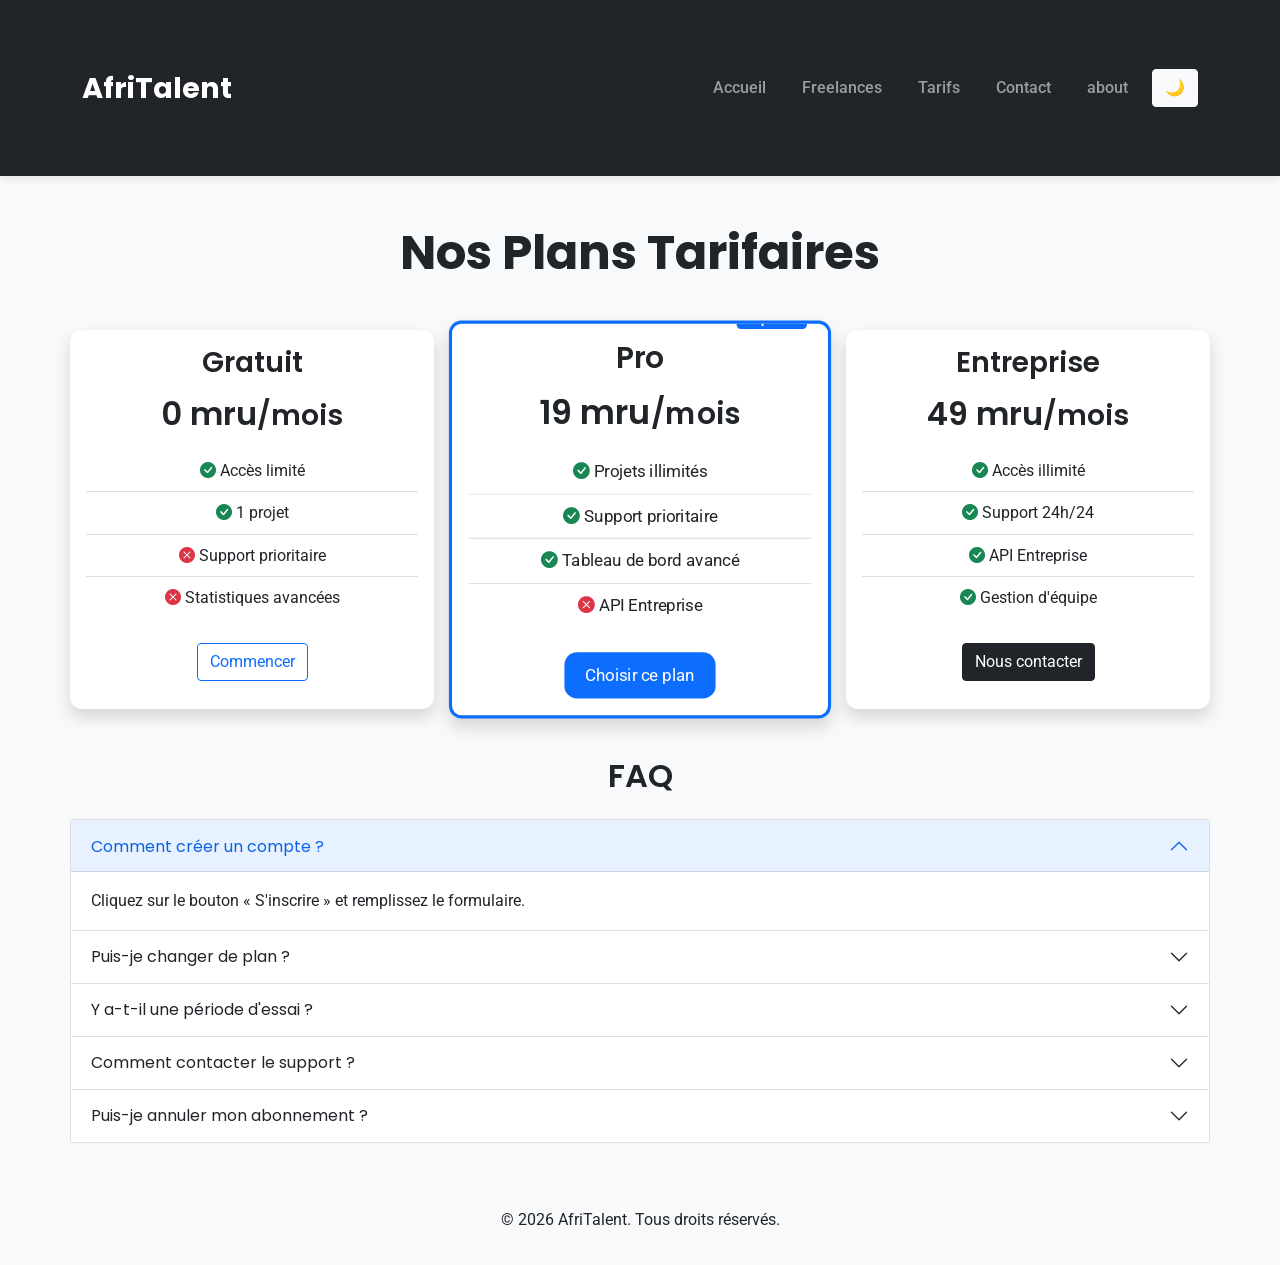
<file: tarifs.html>
<!DOCTYPE html>
<html lang="fr">

<head>
    <meta charset="UTF-8">
    <meta name="viewport" content="width=device-width, initial-scale=1.0">
    <title>Plans et Tarification</title>

    <!-- Bootstrap CSS -->
    <link href="css/bootstrap.css" rel="stylesheet">

    <!-- Bootstrap Icons -->
    <link rel="stylesheet" href="https://cdn.jsdelivr.net/npm/bootstrap-icons@1.11.3/font/bootstrap-icons.min.css">

    <link rel="stylesheet" href="./css/style.css">

    <style>
        .popular {
            border: 3px solid #0d6efd;
            transform: scale(1.05);
        }

        .badge-populaire {
            position: absolute;
            top: -15px;
            right: 20px;
        }
    </style>
</head>

<body>
    <nav class="navbar navbar-expand-lg navbar-dark bg-dark">
        <div class="container">
            <a class="navbar-brand" href="index.html">AfriTalent</a>

            <button class="navbar-toggler" type="button" data-bs-toggle="collapse" data-bs-target="#navbarNav">
                <span class="navbar-toggler-icon"></span>
            </button>

            <div class="collapse navbar-collapse" id="navbarNav">
                <ul class="navbar-nav ms-auto">
                    <li class="nav-item"><a class="nav-link" href="index.html">Accueil</a></li>
                    <li class="nav-item"><a class="nav-link" href="freelances.html">Freelances</a></li>
                    <li class="nav-item"><a class="nav-link" href="tarifs.html">Tarifs</a></li>
                    <li class="nav-item"><a class="nav-link" href="contact.html">Contact</a></li>
                    <li class="nav-item"><a class="nav-link" href="about.html">about</a></li>
                </ul>
                <button id="theme-btn" class="btn btn-light ms-3">
                    🌙
                </button>
            </div>
        </div>
    </nav>
    <div class="container py-5 hero">

        <h1 class="text-center mb-5">Nos Plans Tarifaires</h1>

        <div class="row g-4">

            <!-- Gratuit -->
            <div class="col-md-4">
                <div class="card h-100 shadow">
                    <div class="card-body text-center">
                        <h3>Gratuit</h3>
                        <h2 class="my-3">0 mru<small>/mois</small></h2>

                        <ul class="list-group list-group-flush mb-4">
                            <li class="list-group-item">
                                <i class="bi bi-check-circle-fill text-success"></i>
                                Accès limité
                            </li>
                            <li class="list-group-item">
                                <i class="bi bi-check-circle-fill text-success"></i>
                                1 projet
                            </li>
                            <li class="list-group-item">
                                <i class="bi bi-x-circle-fill text-danger"></i>
                                Support prioritaire
                            </li>
                            <li class="list-group-item">
                                <i class="bi bi-x-circle-fill text-danger"></i>
                                Statistiques avancées
                            </li>
                        </ul>

                        <button class="btn btn-outline-primary">
                            Commencer
                        </button>
                    </div>
                </div>
            </div>

            <!-- Pro -->
            <div class="col-md-4">
                <div class="card h-100 shadow popular position-relative">

                    <span class="badge bg-primary badge-populaire">
                        Populaire
                    </span>

                    <div class="card-body text-center">
                        <h3>Pro</h3>
                        <h2 class="my-3">19 mru<small>/mois</small></h2>

                        <ul class="list-group list-group-flush mb-4">
                            <li class="list-group-item">
                                <i class="bi bi-check-circle-fill text-success"></i>
                                Projets illimités
                            </li>
                            <li class="list-group-item">
                                <i class="bi bi-check-circle-fill text-success"></i>
                                Support prioritaire
                            </li>
                            <li class="list-group-item">
                                <i class="bi bi-check-circle-fill text-success"></i>
                                Tableau de bord avancé
                            </li>
                            <li class="list-group-item">
                                <i class="bi bi-x-circle-fill text-danger"></i>
                                API Entreprise
                            </li>
                        </ul>

                        <button class="btn btn-primary">
                            Choisir ce plan
                        </button>
                    </div>
                </div>
            </div>

            <!-- Entreprise -->
            <div class="col-md-4">
                <div class="card h-100 shadow">
                    <div class="card-body text-center">
                        <h3>Entreprise</h3>
                        <h2 class="my-3">49 mru<small>/mois</small></h2>

                        <ul class="list-group list-group-flush mb-4">
                            <li class="list-group-item">
                                <i class="bi bi-check-circle-fill text-success"></i>
                                Accès illimité
                            </li>
                            <li class="list-group-item">
                                <i class="bi bi-check-circle-fill text-success"></i>
                                Support 24h/24
                            </li>
                            <li class="list-group-item">
                                <i class="bi bi-check-circle-fill text-success"></i>
                                API Entreprise
                            </li>
                            <li class="list-group-item">
                                <i class="bi bi-check-circle-fill text-success"></i>
                                Gestion d'équipe
                            </li>
                        </ul>

                        <button class="btn btn-dark">
                            Nous contacter
                        </button>
                    </div>
                </div>
            </div>

        </div>

        <!-- FAQ -->
        <div class="mt-5">
            <h2 class="text-center mb-4">FAQ</h2>

            <div class="accordion" id="faq">

                <div class="accordion-item">
                    <h2 class="accordion-header">
                        <button class="accordion-button" data-bs-toggle="collapse" data-bs-target="#q1">
                            Comment créer un compte ?
                        </button>
                    </h2>

                    <div id="q1" class="accordion-collapse collapse show" data-bs-parent="#faq">
                        <div class="accordion-body">
                            Cliquez sur le bouton « S'inscrire » et remplissez le formulaire.
                        </div>
                    </div>
                </div>

                <div class="accordion-item">
                    <h2 class="accordion-header">
                        <button class="accordion-button collapsed" data-bs-toggle="collapse" data-bs-target="#q2">
                            Puis-je changer de plan ?
                        </button>
                    </h2>

                    <div id="q2" class="accordion-collapse collapse" data-bs-parent="#faq">
                        <div class="accordion-body">
                            Oui, vous pouvez modifier votre abonnement à tout moment.
                        </div>
                    </div>
                </div>

                <div class="accordion-item">
                    <h2 class="accordion-header">
                        <button class="accordion-button collapsed" data-bs-toggle="collapse" data-bs-target="#q3">
                            Y a-t-il une période d'essai ?
                        </button>
                    </h2>

                    <div id="q3" class="accordion-collapse collapse" data-bs-parent="#faq">
                        <div class="accordion-body">
                            Oui, une période d'essai de 7 jours est disponible.
                        </div>
                    </div>
                </div>

                <div class="accordion-item">
                    <h2 class="accordion-header">
                        <button class="accordion-button collapsed" data-bs-toggle="collapse" data-bs-target="#q4">
                            Comment contacter le support ?
                        </button>
                    </h2>

                    <div id="q4" class="accordion-collapse collapse" data-bs-parent="#faq">
                        <div class="accordion-body">
                            Vous pouvez nous contacter par email ou via le chat.
                        </div>
                    </div>
                </div>

                <div class="accordion-item">
                    <h2 class="accordion-header">
                        <button class="accordion-button collapsed" data-bs-toggle="collapse" data-bs-target="#q5">
                            Puis-je annuler mon abonnement ?
                        </button>
                    </h2>

                    <div id="q5" class="accordion-collapse collapse" data-bs-parent="#faq">
                        <div class="accordion-body">
                            Oui, l'annulation est possible à tout moment.
                        </div>
                    </div>
                </div>

            </div>
        </div>

    </div>

    <footer class="bg-light text-center py-3">
        <p>&copy; 2026 AfriTalent. Tous droits réservés.</p>
    </footer>
    <button id="topBtn">↑</button>


    <script src="https://cdn.jsdelivr.net/npm/bootstrap@5.3.3/dist/js/bootstrap.bundle.min.js"></script>
    <script src="./js/main.js"></script>
</body>

</html>
</file>
<file: css/style.css>
@import url('https://fonts.googleapis.com/css2?family=Poppins:wght@300;400;500;600&family=Roboto:wght@300;400;700&display=swap');

/* Variables CSS */
:root {
    --primary-color: #0d6efd;
    --secondary-color: #6c757d;
    --accent-color: #ffc107;
    --bg-color: #f8f9fa;
    --text-color: #212529;
    --white-color: #ffffff;

    --font-title: 'Poppins', sans-serif;
    --font-text: 'Roboto', sans-serif;

    --spacing-sm: 10px;
    --spacing-md: 20px;
    --spacing-lg: 40px;

    --border-radius: 12px;
}

/* Reset CSS */
* {
    margin: 0;
    padding: 0;
    box-sizing: border-box;
}

/* Style de base */
body {
    font-family: var(--font-text);
    background-color: var(--bg-color);
    color: var(--text-color);
    line-height: 1.6;
}

/* Titres */
h1,
h2,
h3,
h4,
h5,
h6 {
    font-family: var(--font-title);
    font-weight: 600;
}

/* Liens */
a {
    text-decoration: none;
    color: inherit;
}

/* Images */
img {
    max-width: 100%;
    display: block;
}

/* Layout général */
.container {
    padding-top: var(--spacing-lg);
    padding-bottom: var(--spacing-lg);
}

/* Navbar stylisée */
.navbar {
    background-color: var(--white-color);
    padding: var(--spacing-md);
    box-shadow: 0 2px 10px rgba(0, 0, 0, 0.1);
}

.navbar-brand {
    font-family: var(--font-title);
    font-size: 1.8rem;
    font-weight: bold;
    color: var(--primary-color);
}

.navbar-nav {
    margin-left: auto;
}

.navbar-nav .nav-link {
    margin-left: var(--spacing-md);
    font-weight: 500;
    color: var(--text-color);
    transition: 0.3s;
}

.navbar-nav .nav-link:hover {
    color: var(--primary-color);
}

/* Boutons */
.btn-primary {
    background-color: var(--primary-color);
    border: none;
    border-radius: var(--border-radius);
    padding: 10px 20px;
}

.btn-primary:hover {
    background-color: #0b5ed7;
}

/* Cartes */
.card {
    border: none;
    border-radius: var(--border-radius);
    overflow: hidden;
    transition: 0.3s;
}

.card:hover {
    transform: translateY(-5px);
}
/*=========comite 4 */
/* SECTION HERO */
.hero {
    padding: 80px 0;
}

.hero h1 {
    font-size: 3rem;
    font-weight: bold;
}

.hero p {
    font-size: 1.2rem;
    margin: 20px 0;
}

/* BENTO GRID */
.bento-grid {
    display: grid;
    grid-template-columns: repeat(3, 1fr);
    gap: 20px;
}

.box {
    background: white;
    padding: 30px;
    border-radius: 15px;
    box-shadow: 0 5px 15px rgba(0,0,0,0.1);
}

.box:first-child {
    grid-column: span 2;
}

.box:last-child {
    grid-column: span 2;
}

/* CATEGORIES */
.service-card {
    background: white;
    padding: 40px;
    border-radius: 15px;
    box-shadow: 0 5px 15px rgba(0,0,0,0.1);
    transition: all 0.4s ease;
}

.service-card:hover {
    transform: translateY(-10px) scale(1.05);
    box-shadow: 0 10px 25px rgba(0,0,0,0.2);
}

/* TEMOIGNAGES */
.carousel-item {
    padding: 50px;
    text-align: center;
}

.carousel-item p {
    font-style: italic;
}
/*comite 6*/
.dark-mode {
    background-color: #222;
    color: white;
}

.dark-mode .navbar {
    background-color: black !important;
}
.navbar.scrolled {
    background-color: #000 !important;
    box-shadow: 0 2px 10px gray;
    padding: 10px;
}
#topBtn {
    display: none;
    position: fixed;
    right: 20px;
    bottom: 20px;
    padding: 10px;
}
</file>
